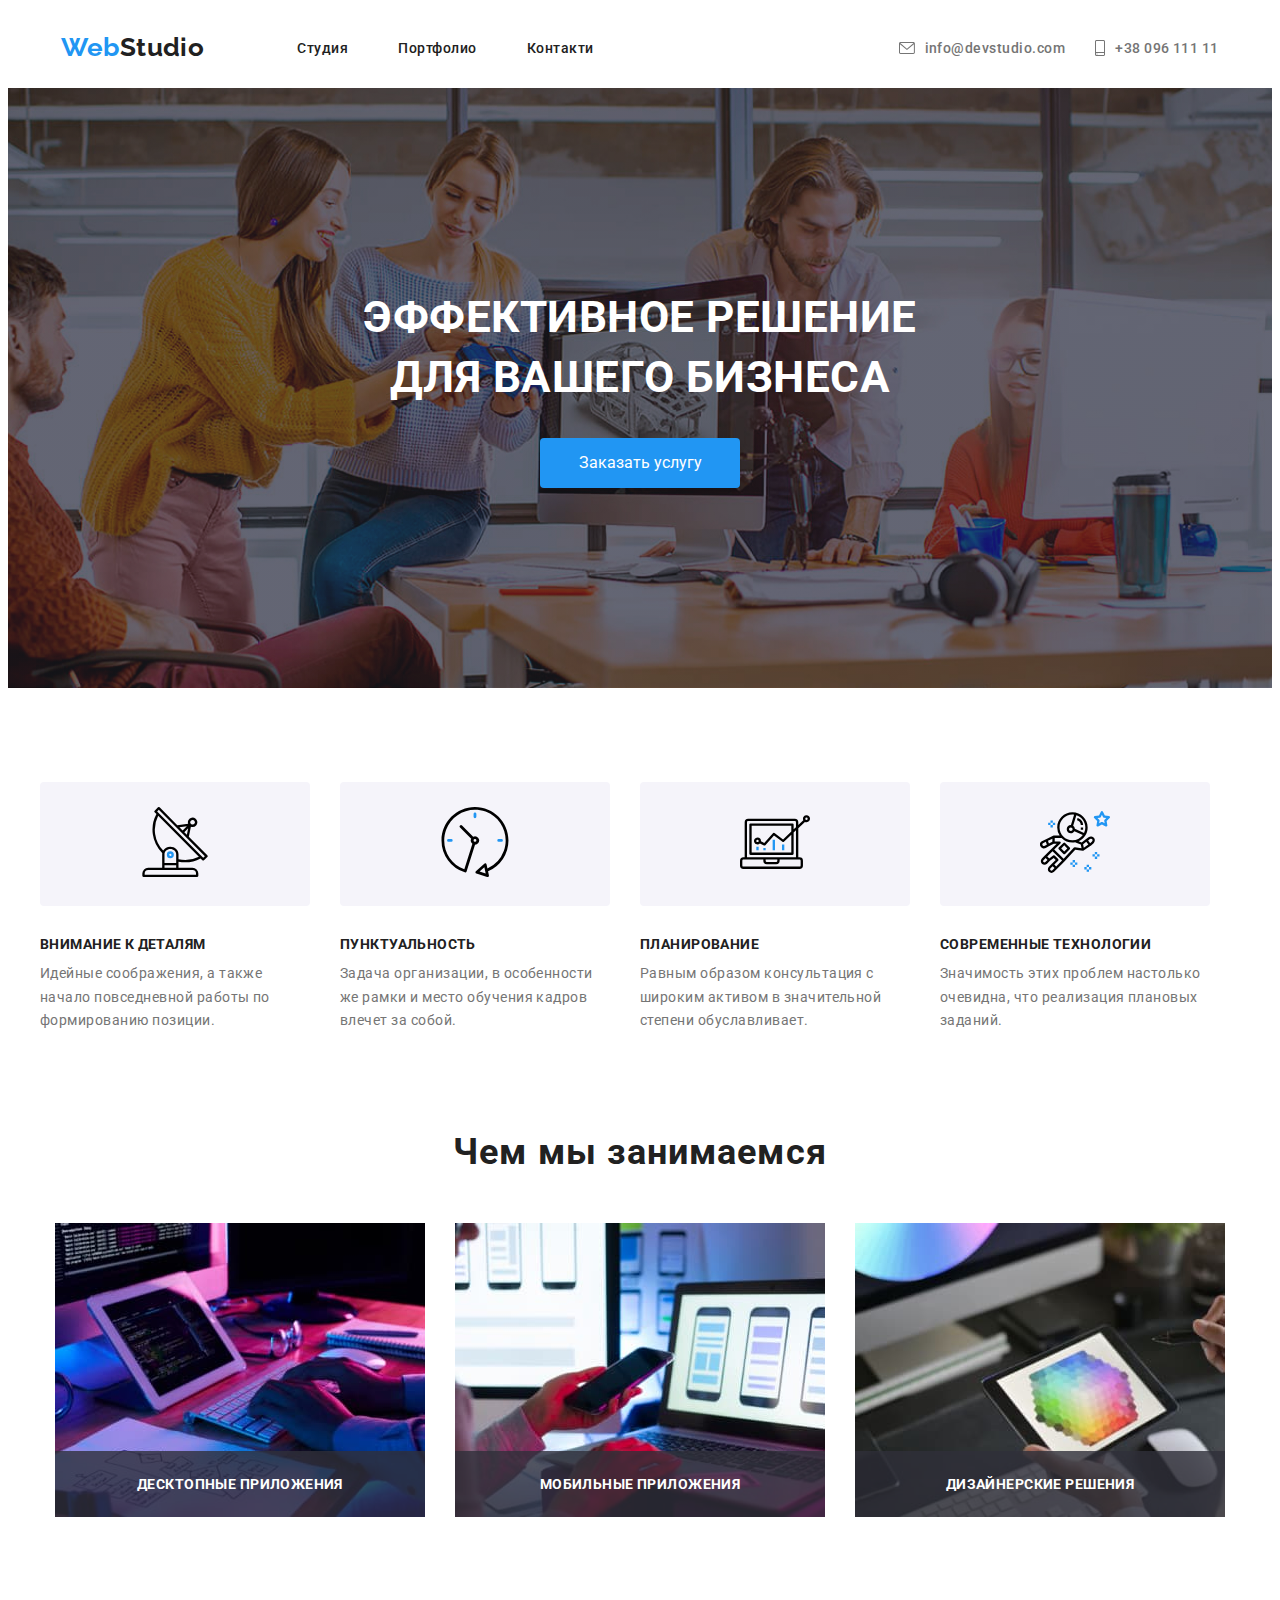
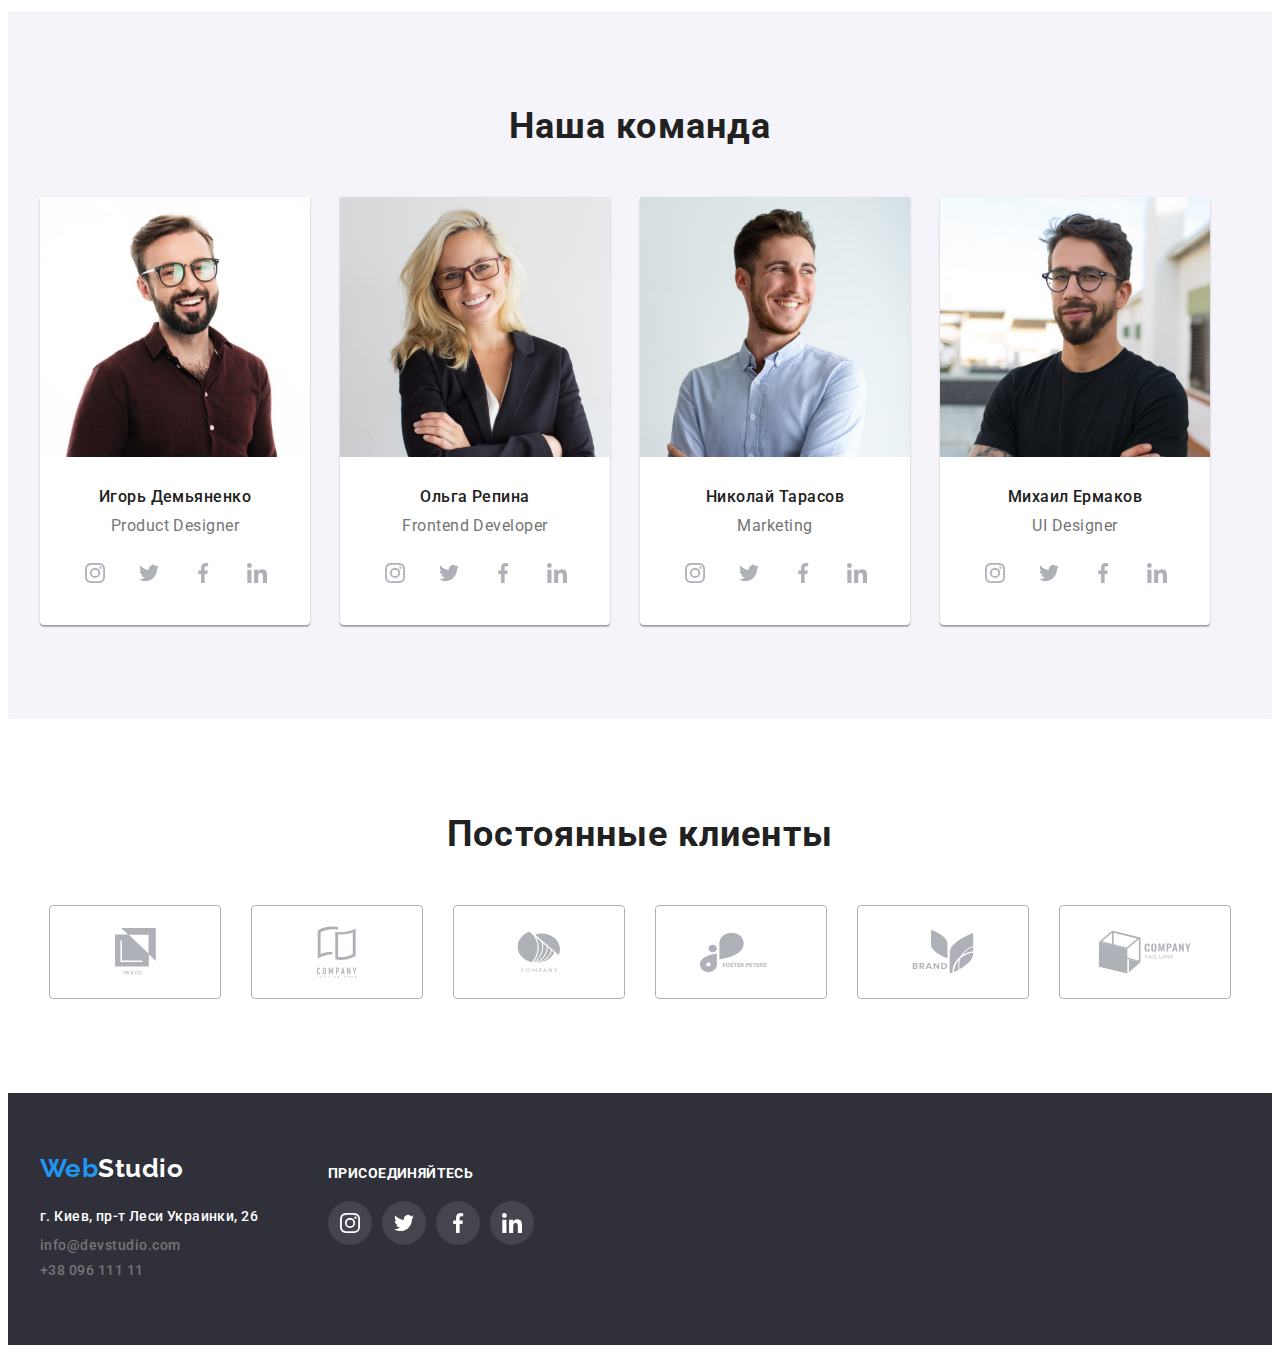
<file: index.html>
<!DOCTYPE html>
<html lang="ru">
    
<head>
    <meta charset="UTF-8">
    <meta http-equiv="X-UA-Compatible" content="IE=edge">
    <meta name="viewport" content="width=device-width, initial-scale=1.0">
    <link rel="preconnect" href="https://fonts.googleapis.com">
    <link rel="preconnect" href="https://fonts.gstatic.com" crossorigin>
    <link href="https://fonts.googleapis.com/css2?family=Raleway:wght@700&family=Roboto:wght@400;500;700;900&display=swap"
        rel="stylesheet">
    <link rel="stylesheet" href="https://cdnjs.cloudflare.com/ajax/libs/modern-normalize/1.1.0/modern-normalize.min.css"
        integrity="sha512-wpPYUAdjBVSE4KJnH1VR1HeZfpl1ub8YT/NKx4PuQ5NmX2tKuGu6U/JRp5y+Y8XG2tV+wKQpNHVUX03MfMFn9Q=="
        crossorigin="anonymous" referrerpolicy="no-referrer" />
    <link rel="stylesheet" href="./css/style.css">
    <title>WebStudio</title>
</head>

<body>
    
    <!-- шапка-->


<header class="header "> 
    <section class="navigation-section">
        <h2 class="not-see">Навігація</h2>
        <div class="container">
        <nav class=" navigation">
            <a href="./index.html " class="link link-logo logo-web">Web<span class="logo-header">Studio</span></a>
                <ul class="navigation-page">
                    <li class="navigation-item"> <a href="./index.html" class="link navigation-link" >Студия </a> </li>
                    <li class="navigation-item"> <a href="./portfolio.html" class="link navigation-link" > Портфолио</a>  </li>
                    <li class="navigation-item"> <a href="#" class="link navigation-link">Контакти</a> </li>
                </ul>
        
            <ul class="mail-tel">  
                <li class="navigation-contacts">
                   
                     <a href="mailto:ifo@devstudio.com" class="mail"><svg class="navigation-contacts-icon" width="16" height="12">
                        <use href="images/social/icon.svg#icon-mail"></use>
                    </svg>info@devstudio.com</a> </li> 
                <li class="navigation-contacts">
                    
                     <a href="tel:+380961111" class="tel "><svg width="10" height="16" class="navigation-contacts-icon" >
                        <use href="images/social/icon.svg#icon-smartphone"></use>
                    </svg>+38 096 111 11</a> </li>
            </ul>
        </nav>
        </div>
    </section>    
</header>
    
<!-- main-->
    
<main>
    <!--кнопка-->
<section class="hero " >
    <div class="container">
        <h1 class="home-title"> ЭФФЕКТИВНОЕ РЕШЕНИЕ <br> ДЛЯ ВАШЕГО БИЗНЕСА </h1>
        <button type="button" class="order-a-service" data-modal-open> Заказать услугу</button>
    </div>
</section>
<!-- Переваги-->
<section class="advantages ">
<div class="container">   
    <h2 class="not-see">Переваги</h2>

        <ul class="advantages-picture">
            <li class="advantages-picture-item">
                <div class="advantages-picture-icon">
                    <svg  width="70" height="70">
                        <use href="images/social/icon.svg#icon-antenna-1"></use>
                    </svg>
                </div>
            </li>
            <li class="advantages-picture-item" >
                <div class="advantages-picture-icon">
                    <svg width="70" height="70">
                        <use href="images/social/icon.svg#icon-clock-1"></use>
                    </svg>
                </div>
            </li>
            <li class="advantages-picture-item">
                <div class="advantages-picture-icon">
                    <svg width="70" height="70">
                        <use href="images/social/icon.svg#icon-diagram-1"></use>
                    </svg>
                </div>
            </li>
            <li class="advantages-picture-item">
                <div class="advantages-picture-icon">
                    <svg width="70" height="70">
                        <use href="images/social/icon.svg#icon-astronaut-1"></use>
                    </svg>
                </div>
            </li>
        </ul>

       <ul class="advantages-list">
            
               
            
           <li class="advantages-item">
              <h3 class="advantages-title"> Внимание к деталям</h3>  
              <p class="advantages-text">Идейные соображения, а также начало повседневной работы по формированию позиции.</p>
          </li>

           <li class="advantages-item">
              <h3 class="advantages-title">Пунктуальность</h3>
              <p class="advantages-text">Задача организации, в особенности же рамки и место обучения кадров влечет за собой.</p>
          </li>

           <li class="advantages-item">
               <h3 class="advantages-title">Планирование</h3>
               <p class="advantages-text">Равным образом консультация с широким активом в значительной степени обуславливает.</p>
           </li>

           <li class="advantages-item">
               <h3 class="advantages-title">Современные технологии</h3>
               <p class="advantages-text">Значимость этих проблем настолько очевидна, что реализация плановых заданий.</p>
           </li>
   
      </ul>
</div>     
</section>

<!--- Чим займаємось-->
<section class="our-work ">
    <div class="container our-work-box">
        <h2 class="title our-work-title">Чем мы занимаемся</h2>
         <ul class="our-work-list"> 
            <li class="our-work-item"><img src="./images/programer-working.jpg" alt="програміст працює" width="370" >
                <div class="our-work-box-foto-name">
                    <h3 class="our-work-foto-name">Десктопные приложения</h3>
                </div>
            </li>
            <li class="our-work-item">
                <img src="./images/smartphones.jpg" alt="працює на смартфоні" width="370"> 
                <div class="our-work-box-foto-name">
                    <h3 class="our-work-foto-name">Мобильные приложения</h3>
                </div>
            </li>
            <li class="our-work-item"><img src="./images/web-design.jpg" alt="веб дизайн" width="370"> 
                <div class="our-work-box-foto-name">
                    <h3 class="our-work-foto-name">Дизайнерские решения</h3>
                </div>
            </li>
        </ul>
    </div>
</section>
<!---Наша команда-->

<section class="our-team ">
<div class="container our-team-box ">   
    <h2 class="title our-team-tit">Наша команда</h2>
    
        <ul class="our-team-list">
           <li class="our-team-item"> 
                <img class="our-team-img" src="./images/photoigor.jpg" alt="Фото Ігоря" width="270" >  
            <div>    
                    <h3 class="our-team-title">Игорь Демьяненко</h3>
                    <p class="our-team-position">Product Designer</p>
                        <ul class="our-team-social-list">
                            <li class="our-team-social-item">
                                <a href="" 
                                class="our-team-social-link">
                                    <svg class="our-team-social-icon" width="20" height="20">
                                        <use href="./images/social/icon.svg#icon-instagram-2">
                                        </use>
                                    </svg>
                                </a>
                            </li>
                            <li class="our-team-social-item">
                                <a href="" 
                                class="our-team-social-link">
                                    <svg class="our-team-social-icon" width="20" height="20">
                                        <use href="./images/social/icon.svg#icon-twitter-1">
                                        </use>
                                    </svg>
                                </a>
                            </li>
                            <li class="our-team-social-item">
                                <a href="" 
                                class="our-team-social-link">
                                    <svg class="our-team-social-icon" width="20" height="20">
                                        <use href="./images/social/icon.svg#icon-facebook-1">
                                        </use>
                                    </svg>
                                </a>
                            </li>
                            <li class="our-team-social-item">
                                <a href="" 
                                class="our-team-social-link">
                                    <svg class="our-team-social-icon" width="20" height="20">
                                        <use href="./images/social/icon.svg#icon-linkedin-1">
                                        </use>
                                    </svg>
                                </a>
                            </li>
                        </ul>
            </div>
            </li>
           <li class="our-team-item">
                <img class="our-team-img" src="./images/photoolia.jpg" alt="Фото Олі" width="270">
            <div>    
                    <h3 class="our-team-title">Ольга Репина</h3>
                    <p class="our-team-position">Frontend Developer</p>
                        <ul class="our-team-social-list">
                            <li class="our-team-social-item">
                                <a href="" class="our-team-social-link">
                                    <svg class="our-team-social-icon" width="20" height="20">
                                        <use href="./images/social/icon.svg#icon-instagram-2">
                                        </use>
                                    </svg>
                                </a>
                            </li>
                            <li class="our-team-social-item">
                                <a href="" class="our-team-social-link">
                                    <svg class="our-team-social-icon" width="20" height="20">
                                        <use href="./images/social/icon.svg#icon-twitter-1">
                                        </use>
                                    </svg>
                                </a>
                            </li>
                            <li class="our-team-social-item">
                                <a href="" class="our-team-social-link">
                                    <svg class="our-team-social-icon" width="20" height="20">
                                        <use href="./images/social/icon.svg#icon-facebook-1">
                                        </use>
                                    </svg>
                                </a>
                            </li>
                            <li class="our-team-social-item">
                                <a href="" class="our-team-social-link">
                                    <svg class="our-team-social-icon" width="20" height="20">
                                        <use href="./images/social/icon.svg#icon-linkedin-1">
                                        </use>
                                    </svg>
                                </a>
                            </li>
                        </ul>
            </div>
            </li>

           <li class="our-team-item"> 
                <img class="our-team-img" src="./images/photonick(1).jpg" alt="Фото Миколи" width="270" >
            <div>   
                    <h3 class="our-team-title">Николай Тарасов</h3>
                    <p class="our-team-position">Marketing</p>
                        <ul class="our-team-social-list">
                            <li class="our-team-social-item">
                                <a href="" class="our-team-social-link">
                                    <svg class="our-team-social-icon" width="20" height="20">
                                        <use href="./images/social/icon.svg#icon-instagram-2">
                                        </use>
                                    </svg>
                                </a>
                            </li>
                            <li class="our-team-social-item">
                                <a href="" class="our-team-social-link">
                                    <svg class="our-team-social-icon" width="20" height="20">
                                        <use href="./images/social/icon.svg#icon-twitter-1">
                                        </use>
                                    </svg>
                                </a>
                            </li>
                            <li class="our-team-social-item">
                                <a href="" class="our-team-social-link">
                                    <svg class="our-team-social-icon" width="20" height="20">
                                        <use href="./images/social/icon.svg#icon-facebook-1">
                                        </use>
                                    </svg>
                                </a>
                            </li>
                            <li class="our-team-social-item">
                                <a href="" class="our-team-social-link">
                                    <svg class="our-team-social-icon" width="20" height="20">
                                        <use href="./images/social/icon.svg#icon-linkedin-1">
                                        </use>
                                    </svg>
                                </a>
                            </li>
                        </ul>
            </div>
            </li>
            <li class="our-team-item"> 
                <img class="our-team-img" src="./images/photomikh.jpg" alt="Фото Михайла" width="270">
            <div>   
                    <h3 class="our-team-title">Михаил Ермаков</h3>
                    <p class="our-team-position">UI Designer</p>
                        <ul class="our-team-social-list">
                            <li class="our-team-social-item">
                                <a href="" class="our-team-social-link">
                                    <svg class="our-team-social-icon" width="20" height="20">
                                        <use href="./images/social/icon.svg#icon-instagram-2">
                                        </use>
                                    </svg>
                                </a>
                            </li>
                            <li class="our-team-social-item">
                                <a href="" class="our-team-social-link">
                                    <svg class="our-team-social-icon" width="20" height="20">
                                        <use href="./images/social/icon.svg#icon-twitter-1">
                                        </use>
                                    </svg>
                                </a>
                            </li>
                            <li class="our-team-social-item">
                                <a href="" class="our-team-social-link">
                                    <svg class="our-team-social-icon" width="20" height="20">
                                        <use href="./images/social/icon.svg#icon-facebook-1">
                                        </use>
                                    </svg>
                                </a>
                            </li>
                            <li class="our-team-social-item">
                                <a href="" class="our-team-social-link">
                                    <svg class="our-team-social-icon" width="20" height="20">
                                        <use href="./images/social/icon.svg#icon-linkedin-1">
                                        </use>
                                    </svg>
                                </a>
                            </li>
                        </ul>
            </div>
           </li>
       </ul>
       
</div>       
</section>

<section class="client">
<div class="container">
        <h2 class="title client-title">Постоянные клиенты </h2>
            <ul class="client-list">
                <li class="client-item">
                    <a class="client-item-link" href="">
                        <svg class="client-icon" width="41" height="46.7" >
                            <use class="client-icon" href="images/social/icon.svg#icon-group-5" ></use>
                        </svg>  
                    </a>
                </li>
                <li class="client-item">
                    <a class="client-item-link" href="">
                        <svg class="client-icon" width="40" height="52">
                            <use href="images/social/icon.svg#icon-group-4"></use>
                        </svg>
                    </a>
                </li>
                <li class="client-item">
                    <a class="client-item-link" href="">
                        <svg class="client-icon" width="43.46" height="41.18">
                            <use href="images/social/icon.svg#icon-group-3"></use>
                        </svg>
                    </a>
                </li>
                <li class="client-item">
                    <a class="client-item-link" href="">
                        <svg class="client-icon" width="84.44" height="40.62">
                            <use  href="images/social/icon.svg#icon-group-2"></use>
                        </svg>
                    </a>
                </li>
                <li class="client-item">
                      <a class="client-item-link" href="">
                        <svg class="client-icon" width="62.54" height="45.43" >
                            <use  href="images/social/icon.svg#icon-group-1" ></use>
                        </svg>  
                    </a>
                </li>
                <li class="client-item">
                    <a class="client-item-link" href="">
                        <svg class="client-icon" width="93.79" height="43.93">
                            <use href="images/social/icon.svg#icon-group"></use>
                        </svg>
                    </a>
                </li>
            </ul>
</div>
</section>

</main>
<!---футер-->
<footer class="footer">
    <section class="section-footer" >
        <div class="container footer-container">
            <div class="footer-container-left">
            
        <a href="./index.html " class="link link-logo logo-footer">Web<span class="logo-footer">Studio</span></a>
                

        <address class="contact">
            <ul>
                <li class="adress-footer"> <a
                        href="https://www.google.com.ua/maps/place/%D0%B1%D1%83%D0%BB%D1%8C%D0%B2%D0%B0%D1%80+%D0%9B%D0%B5%D1%81%D1%96+%D0%A3%D0%BA%D1%80%D0%B0%D1%97%D0%BD%D0%BA%D0%B8,+26,+%D0%9A%D0%B8%D1%97%D0%B2,+02000/@50.4265841,30.5361971,17z/data=!3m1!4b1!4m5!3m4!1s0x40d4cf0e033ecbe9:0x57a4dffefec77da0!8m2!3d50.4265807!4d30.5383858"
                        class="link contact-link">г. Киев, пр-т Леси Украинки, 26 </a></li>
                <li class="mail-footer"> <a href="mailto:ifo@devstudio.com" class="mail ">info@devstudio.com</a></li>
                <li class="tel-footer"> <a href="tel:+380961111" class="tel ">+38 096 111 11</a> </li>
        
            </ul>
        </address> 
            </div>
        <div class="footer-container-right">
       <H3 class="title-footer"> присоединяйтесь</H3>
    <ul class="footer-social-list">
        <li class="footer-social-item">
            <a href="" class="footer-social-link">
                <svg class="footer-social-icon" width="20" height="20">
                    <use href="./images/social/icon.svg#icon-instagram-2">
                    </use>
                </svg>
            </a>
        </li>
        <li class="footer-social-item">
            <a href="" class="footer-social-link">
                <svg class="footer-social-icon" width="20" height="20">
                    <use href="./images/social/icon.svg#icon-twitter-1">
                    </use>
                </svg>
            </a>
        </li>
        <li class="footer-social-item">
            <a href="" class="footer-social-link">
                <svg class="footer-social-icon" width="20" height="20">
                    <use href="./images/social/icon.svg#icon-facebook-1">
                    </use>
                </svg>
            </a>
        </li>
        <li class="footer-social-item">
            <a href="" class="footer-social-link">
                <svg class="footer-social-icon" width="20" height="20">
                    <use href="./images/social/icon.svg#icon-linkedin-1">
                    </use>
                </svg>
            </a>
        </li>
    </ul>
    </div>
        </div>
    
        
    </section>    

</footer>
<div class="backdrop is-hidden" data-modal>
    <div class="modal">
        <div class="modal-close">
        <button class="modal-close-button" data-modal-close>
            <svg width="11" height="11">
                <use href="images/social/icon.svg#icon-close"></use>
            </svg>
        </button>
        </div>
    </div>
</div>
<script src="./js/modal.js"></script>
</body>

</html>
</file>
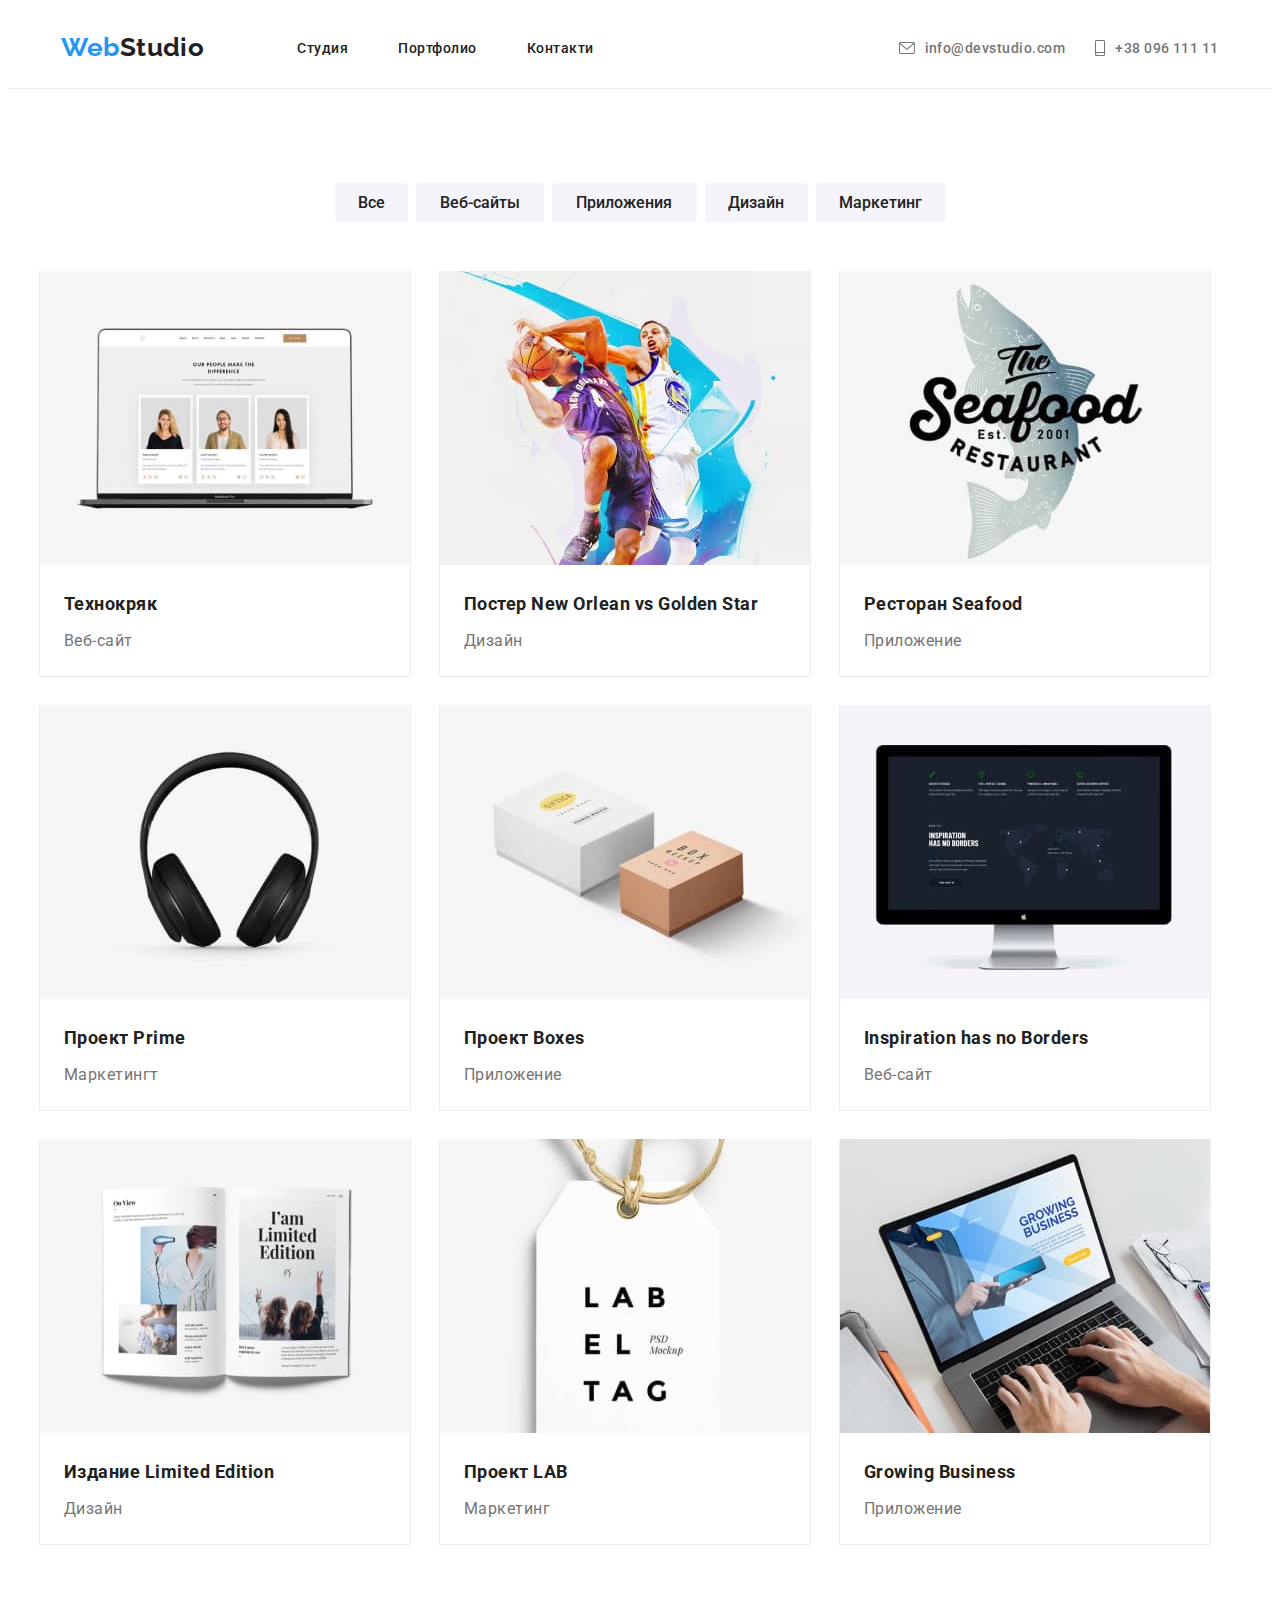
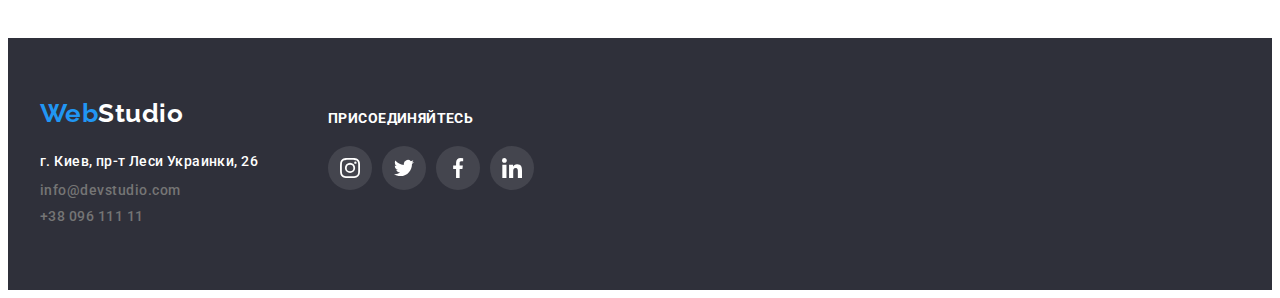
<file: portfolio.html>
<!DOCTYPE html>
<html lang="ru">
<head>
    <meta charset="UTF-8">
    <meta http-equiv="X-UA-Compatible" content="IE=edge">
    <meta name="viewport" content="width=device-width, initial-scale=1.0">
    <link rel="preconnect" href="https://fonts.googleapis.com">
    <link rel="preconnect" href="https://fonts.gstatic.com" crossorigin>
    <link href="https://fonts.googleapis.com/css2?family=Raleway:wght@700&family=Roboto:wght@400;500;700;900&display=swap"
        rel="stylesheet">
        <link rel="stylesheet" href="https://cdnjs.cloudflare.com/ajax/libs/modern-normalize/1.1.0/modern-normalize.min.css"
            integrity="sha512-wpPYUAdjBVSE4KJnH1VR1HeZfpl1ub8YT/NKx4PuQ5NmX2tKuGu6U/JRp5y+Y8XG2tV+wKQpNHVUX03MfMFn9Q=="
            crossorigin="anonymous" referrerpolicy="no-referrer" />
    <link rel="stylesheet" href="./css/style.css">
    <title>Portfolio</title>
</head>

<body>

<!-- шапка-->
  
<header class="header ">
    <section class=" navigation-section">
        <h2 class="not-see">Навігація</h2>
        <div class="container">
            <nav class=" navigation">
                <a href="./index.html " class="link link-logo logo-web">Web<span class="logo-header">Studio</span></a>
                <ul class="navigation-page">
                    <li class="navigation-item"> <a href="./index.html" class="link navigation-link">Студия </a> </li>
                    <li class="navigation-item"> <a href="./portfolio.html" class="link navigation-link"> Портфолио</a>
                    </li>
                    <li class="navigation-item"> <a href="#" class="link navigation-link">Контакти</a> </li>
                </ul>

                <ul class="mail-tel">
                    <li class="navigation-contacts">

                        <a href="mailto:ifo@devstudio.com" class="mail"><svg class="navigation-contacts-icon" width="16"
                                height="12">
                                <use href="images/social/icon.svg#icon-mail"></use>
                            </svg>info@devstudio.com</a>
                    </li>
                    <li class="navigation-contacts">

                        <a href="tel:+380961111" class="tel "><svg width="10" height="16"
                                class="navigation-contacts-icon">
                                <use href="images/social/icon.svg#icon-smartphone"></use>
                            </svg>+38 096 111 11</a>
                    </li>
                </ul>
            </nav>
        </div>
    </section>
</header>

<!---Main-->
<main class="line">

 <!---Види робіт-->

<section class="portfolio ">
    <div class="container portfolio-box">
     <h1 class="not-see">Портфоліо</h1>   
        <ul class="work-list">
            <li class="work-list-li all"><button type="button" class="work-list-button all">Все</button></li>
            <li class="work-list-li web-site"><button type="button" class="work-list-button web-site">Веб-сайты</button></li>
            <li class="work-list-li appendix"><button type="button" class="work-list-button appendix">Приложения</button></li>
            <li class="work-list-li design"><button type="button" class="work-list-button design">Дизайн</button></li>
            <li class="work-list-li marketing"><button type="button" class="work-list-button marketing">Маркетинг</button></li>
        </ul>

        <ul class="portfolio-galery">
            <li class="portfolio-galery-item">
                <div class="portfolio-overlay"> 
                    <img class="portfolio-img" src="./images/portfolio/website.jpg" alt="notebook" >
                        <div class="portfolio-overlay-text">
                            <p >
                               Технокряк это современная площадка распространения коронавируса. Компании используют эту платформу для цифрового
                               шпионажа и атак на защищённые сервера конкурентов.
                            </p>
                        </div>
                </div>  
                <h3 class="portfolio-work">Технокряк</h3>
                <p class="work-list-name">Веб-сайт</p>
            </li>
            <li class="portfolio-galery-item">
                <div class="portfolio-overlay">
                    <img class="portfolio-img" src="./images/portfolio/poster.jpg" alt="basketball">
                    <div class="portfolio-overlay-text">
                        <p>
                            Технокряк это современная площадка распространения коронавируса. Компании используют эту платформу для
                            цифрового
                            шпионажа и атак на защищённые сервера конкурентов.
                        </p>
                    </div>
                </div>
                
                <h3 class="portfolio-work">Постер New Orlean vs Golden Star</h3>
                <p class="work-list-name">Дизайн</p>
            </li>
            <li class="portfolio-galery-item">
                <div class="portfolio-overlay">
                    <img class="portfolio-img" src="./images/portfolio/restaurant.jpg" alt="restaurant">
                    <div class="portfolio-overlay-text">
                        <p>
                            Технокряк это современная площадка распространения коронавируса. Компании используют эту платформу для
                            цифрового
                            шпионажа и атак на защищённые сервера конкурентов.
                        </p>
                    </div>
                </div>
                
                <h3 class="portfolio-work">Ресторан Seafood</h3>
                <p class="work-list-name">Приложение</p>
            </li>
            <li class="portfolio-galery-item">
                <div class="portfolio-overlay">
                    <img class="portfolio-img" src="./images/portfolio/projectprime.jpg" alt="headphone">
                    <div class="portfolio-overlay-text">
                        <p>
                            Технокряк это современная площадка распространения коронавируса. Компании используют эту платформу для
                            цифрового
                            шпионажа и атак на защищённые сервера конкурентов.
                        </p>
                    </div>
                </div>
                
                <h3 class="portfolio-work">Проект Prime</h3>
                <p class="work-list-name">Маркетингт</p>
            </li>
            <li class="portfolio-galery-item">
                <div class="portfolio-overlay">
                    <img class="portfolio-img" src="./images/portfolio/projectboxes.jpg" alt="boxes">
                    <div class="portfolio-overlay-text">
                        <p>
                            Технокряк это современная площадка распространения коронавируса. Компании используют эту платформу для
                            цифрового
                            шпионажа и атак на защищённые сервера конкурентов.
                        </p>
                    </div>
                </div>
                
                <h3 class="portfolio-work">Проект Boxes</h3>
                <p class="work-list-name">Приложение</p>
            </li>
            <li class="portfolio-galery-item">
                <div class="portfolio-overlay">
                    <img class="portfolio-img" src="./images/portfolio/borders.jpg" alt="screen">
                    <div class="portfolio-overlay-text">
                        <p>
                            Технокряк это современная площадка распространения коронавируса. Компании используют эту платформу для
                            цифрового
                            шпионажа и атак на защищённые сервера конкурентов.
                        </p>
                    </div>
                </div>
                
                <h3 class="portfolio-work">Inspiration has no Borders</h3>
                <p class="work-list-name">Веб-сайт</p>
            </li>
            <li class="portfolio-galery-item">
                <div class="portfolio-overlay">
                    <img class="portfolio-img" src="./images/portfolio/edition.jpg" alt="magazine">
                    <div class="portfolio-overlay-text">
                        <p>
                            Технокряк это современная площадка распространения коронавируса. Компании используют эту платформу для
                            цифрового
                            шпионажа и атак на защищённые сервера конкурентов.
                        </p>
                    </div>
                </div>
                
                <h3 class="portfolio-work">Издание Limited Edition</h3>
                <p class="work-list-name">Дизайн</p>
            </li>
            <li class="portfolio-galery-item">
                <div class="portfolio-overlay">
                    <img class="portfolio-img" src="./images/portfolio/LAB.jpg" alt="lab">
                    <div class="portfolio-overlay-text">
                        <p>
                            Технокряк это современная площадка распространения коронавируса. Компании используют эту платформу для
                            цифрового
                            шпионажа и атак на защищённые сервера конкурентов.
                        </p>
                    </div>
                </div>
                
                <h3 class="portfolio-work">Проект LAB</h3>
                <p class="work-list-name">Маркетинг</p>
            </li>
            <li class="portfolio-galery-item">
                <div class="portfolio-overlay">
                    <img class="portfolio-img" src="./images/portfolio/busines.jpg" alt="work in notebook">
                    <div class="portfolio-overlay-text">
                        <p>
                            Технокряк это современная площадка распространения коронавируса. Компании используют эту платформу для
                            цифрового
                            шпионажа и атак на защищённые сервера конкурентов.
                        </p>
                    </div>
                </div>
                
                <h3 class="portfolio-work">Growing Business</h3>
                <p class="work-list-name">Приложение</p>
            </li>
        </ul>
    </div>    

</section>

</main>

<!---футер-->

<footer class="footer">
    <section class="section-footer">
        <div class="container footer-container">
            <div class="footer-container-left">

                <a href="./index.html " class="link link-logo logo-footer">Web<span
                        class="logo-footer">Studio</span></a>


                <address class="contact">
                    <ul>
                        <li class="adress-footer"> <a
                                href="https://www.google.com.ua/maps/place/%D0%B1%D1%83%D0%BB%D1%8C%D0%B2%D0%B0%D1%80+%D0%9B%D0%B5%D1%81%D1%96+%D0%A3%D0%BA%D1%80%D0%B0%D1%97%D0%BD%D0%BA%D0%B8,+26,+%D0%9A%D0%B8%D1%97%D0%B2,+02000/@50.4265841,30.5361971,17z/data=!3m1!4b1!4m5!3m4!1s0x40d4cf0e033ecbe9:0x57a4dffefec77da0!8m2!3d50.4265807!4d30.5383858"
                                class="link contact-link">г. Киев, пр-т Леси Украинки, 26 </a></li>
                        <li class="mail-footer"> <a href="mailto:ifo@devstudio.com" class="mail ">info@devstudio.com</a>
                        </li>
                        <li class="tel-footer"> <a href="tel:+380961111" class="tel ">+38 096 111 11</a> </li>

                    </ul>
                </address>
            </div>
            <div class="footer-container-right">
                <H3 class="title-footer"> присоединяйтесь</H3>
                <ul class="footer-social-list">
                    <li class="footer-social-item">
                        <a href="" class="footer-social-link">
                            <svg class="footer-social-icon" width="20" height="20">
                                <use href="./images/social/icon.svg#icon-instagram-2">
                                </use>
                            </svg>
                        </a>
                    </li>
                    <li class="footer-social-item">
                        <a href="" class="footer-social-link">
                            <svg class="footer-social-icon" width="20" height="20">
                                <use href="./images/social/icon.svg#icon-twitter-1">
                                </use>
                            </svg>
                        </a>
                    </li>
                    <li class="footer-social-item">
                        <a href="" class="footer-social-link">
                            <svg class="footer-social-icon" width="20" height="20">
                                <use href="./images/social/icon.svg#icon-facebook-1">
                                </use>
                            </svg>
                        </a>
                    </li>
                    <li class="footer-social-item">
                        <a href="" class="footer-social-link">
                            <svg class="footer-social-icon" width="20" height="20">
                                <use href="./images/social/icon.svg#icon-linkedin-1">
                                </use>
                            </svg>
                        </a>
                    </li>
                </ul>
            </div>
        </div>


    </section>

</footer>
</body>
</html>
</file>
<file: css/style.css>
:root {
  --foooter-color: #2f303a;
  --background-color: #e5e5e5;
  --title-text-color: #212121;
  --p-color: #757575;
}
p,
h1,
h2,
h3,
h4,
h5,
h6 {
  margin: 0;
}
ul {
  margin: 0;
  padding: 0;
}
body {
  font-family: "Roboto", sans-serif;
  color: #212121;
  font-size: 16px;
  letter-spacing: 0.03em;
  background-color: #ffffff;
}
.container {
  width: 1200px;
  padding-left: 15px;
  padding-right: 15px;
  margin-left: auto;
  margin-right: auto;
}

li {
  list-style-type: none;
}
img {
  display: block;
}

.link,
.mail,
.tel {
  text-decoration: none;

  transition-property: color;
  transition-duration: 250ms;
  transition-timing-function: cubic-bezier(0.4, 0, 0.2, 1);
}

.link {
  position: relative;
}

.link.navigation-link:hover::after {
  opacity: 1;
}
.link.navigation-link::after {
  content: "";
  position: absolute;
  width: 100%;
  height: 4px;

  border: 4px solid;
  color: #2196f3;
  border-radius: 2px;
  opacity: 0;
  bottom: 0;
  left: 0;
}
.link-logo {
  font-family: "Raleway", sans-serif;
}
.logo-header {
  color: #212121;
}
.logo-footer {
  color: #ffffff;
}
.header {
  background-color: #ffffff;
  margin-left: auto;
  margin-right: auto;
}

.navigation-contacts {
  display: flex;
  align-items: center;
}

.navigation-contacts-icon {
  margin-right: 10px;
}

/*hover and focus, кнопок і ссилок*/

.link:hover,
.mail:hover,
.tel:hover,
.link:focus,
.mail:focus,
.tel:focus {
  color: #2196f3;
}
.navigation-contacts-icon {
  transition-property: fill;
  transition-duration: 250ms;
  transition-timing-function: cubic-bezier(0.4, 0, 0.2, 1);
}

.mail:hover .navigation-contacts-icon,
.tel:hover .navigation-contacts-icon {
  fill: #2196f3;
}

button {
  transition-property: color, background-color;
  transition-duration: 250ms;
  transition-timing-function: cubic-bezier(0.4, 0, 0.2, 1);
}
button:focus,
button:hover {
  color: #ffffff;
  background-color: #2196f3;
}

.order-a-service {
  background-color: #2196f3;
  color: #ffffff;
  font-size: 16px;
  box-shadow: 0px 4px 4px rgba(0, 0, 0, 0.15);
  border-radius: 4px;
  width: 200px;
  height: 50px;
  border: none;
  margin: auto;
  display: block;
  justify-content: center;
}

.portfolio {
  margin-top: 94px;
  margin-bottom: 94px;
  margin-left: auto;
  margin-right: auto;
}

.work-list {
  display: flex;
  justify-content: center;
}
.work-list-button {
  background: #f5f4fa;
  border-radius: 4px;
  border: none;
  padding: 6px 22px;
}
.work-list-li {
  margin-right: 8px;
  background-color: #f5f4fa;
  border-radius: 4px;

  transition-property: box-shadow;
  transition-duration: 250ms;
  transition-timing-function: cubic-bezier(0.4, 0, 0.2, 1);
}
.work-list-li:last-child {
  margin-right: 0;
}
.work-list-li:hover {
  box-shadow: 0px 3px 1px rgba(0, 0, 0, 0.1), 0px 1px 2px rgba(0, 0, 0, 0.08),
    0px 2px 2px rgba(0, 0, 0, 0.12);
}
.all {
  width: 73px;
}
.web-site {
  width: 128px;
}
.appendix {
  width: 145px;
}
.design {
  width: 103px;
}
.marketing {
  width: 130px;
}
.order-a-service,
.work-list-button {
  cursor: pointer;
  font-family: "Roboto", sans-serif;
}
/*шапка*/

.link-logo {
  font-weight: bold;
  font-size: 26px;
  line-height: 1.2;
  color: #2196f3;
}
.navigation {
  display: flex;
  align-items: center;
  justify-content: center;
  margin: auto;
}
.navigation-page {
  display: flex;
  justify-content: center;
  align-items: center;
}
.navigation-page:last-child {
  margin-right: 305px;
}
.navigation-item {
  margin-right: 50px;
}
.navigation-item:last-child {
  margin-right: 305px;
}
.navigation-link {
  display: block;
  padding-top: 32px;
  padding-bottom: 32px;
  font-weight: 500;
  font-size: 14px;
  line-height: 1.15;
  color: #212121;
}
.mail-tel {
  display: flex;
}
.mail-tel .navigation-contacts + .navigation-contacts {
  margin-left: 30px;
}
.logo-web {
  margin-right: 93px;
}
.mail,
.tel {
  display: flex;
  justify-items: center;
  align-items: center;
  font-weight: 500;
  font-size: 14px;
  line-height: 1.15;
  color: var(--p-color);
  fill: var(--p-color);
}
.contact-link {
  font-weight: 500;
  font-size: 14px;
  line-height: 24px;
  letter-spacing: 0.03em;
  color: #ffffff;
}

/*HERO*/

.hero {
  max-width: 1600px;
  padding-top: 200px;
  padding-bottom: 200px;
  margin-left: auto;
  margin-right: auto;
  margin-bottom: 94px;
  background-image: linear-gradient(
      rgba(47, 48, 58, 0.4),
      rgba(47, 48, 58, 0.4)
    ),
    url(../images/people-work.jpg);
  background-repeat: no-repeat;
  background-position: center;
  background-size: cover;
}

/*переваги*/
.not-see {
  display: none;
}
.advantages {
  margin-bottom: 94px;
}
.advantages-picture {
  display: block;
  display: flex;
}
.advantages-picture-item {
  margin-right: 30px;
  margin-bottom: 30px;
  background-color: #f5f4fa;
  border-radius: 4px;
}
.advantages-picture-item:last-child {
  margin-right: 0;
}
.advantages-picture-icon {
  padding: 25px 100px;
}
.advantages-list {
  display: flex;
  height: 101px;
}
.advantages-item {
  margin-right: 30px;
}
.advantages-item:last-child {
  margin-right: 0;
}
.advantages-title {
  font-weight: bold;
  font-size: 14px;
  line-height: 1.15;
  color: var(--title-text-color);
  margin-bottom: 10px;
  letter-spacing: 0.03em;
  text-transform: uppercase;
}

.advantages-text {
  font-weight: normal;
  font-size: 14px;
  line-height: 1.7;
  color: var(--p-color);
  width: 270px;
}
.advantages,
.our-work {
  background-color: #ffff;
}
.our-work-list {
  display: flex;
  justify-content: center;
}
.our-work-item {
  margin-right: 30px;
  position: relative;
}
.our-work-item:last-child {
  margin-right: 0;
}
.our-team-list {
  display: flex;
  justify-content: center;
}

.our-team-item {
  margin-right: 30px;
  justify-content: center;
  box-shadow: 0px 1px 3px rgba(0, 0, 0, 0.12), 0px 1px 1px rgba(0, 0, 0, 0.14),
    0px 2px 1px rgba(0, 0, 0, 0.2);
  border-radius: 0px 0px 4px 4px;
  background-color: #ffffff;
}
.our-team-img {
  width: 270px;
  margin-bottom: 30px;
}
.our-team-title {
  margin-bottom: 10px;
  text-align: center;
}
.our-team-position {
  text-align: center;
}
.our-work-box-foto-name {
  position: absolute;
  bottom: 0;

  width: 100%;
}
.our-work-foto-name {
  width: 100%;
  font-weight: bold;
  font-size: 14px;
  line-height: 16px;
  text-align: center;
  letter-spacing: 0.03em;
  text-transform: uppercase;
  color: #ffffff;

  background-color: rgba(47, 48, 58, 0.8);
  padding-top: 25px;
  padding-bottom: 25px;
}
.home-title {
  font-weight: bold;
  font-size: 44px;
  line-height: 1.36;
  color: #ffffff;
  display: flex;
  justify-content: center;
  text-align: center;
  margin-bottom: 30px;
  text-transform: uppercase;
}
.title {
  margin-bottom: 50px;
  font-size: 36px;
  line-height: 42px;
  text-align: center;
  letter-spacing: 0.03em;
}
.our-work-title {
  font-size: 36px;
  line-height: 42px;
  text-align: center;
  letter-spacing: 0.03em;
}

.our-work {
  margin-left: auto;
  margin-right: auto;
  margin-bottom: 94px;
}

/* Наша команда*/
.our-team {
  margin-left: auto;
  margin-right: auto;
  background-color: rgba(245, 244, 250, 1);
  padding-top: 94px;
  padding-bottom: 94px;
  margin-bottom: 94px;
}
.our-team-tit {
  font-size: 36px;
  line-height: 42px;
  text-align: center;
  letter-spacing: 0.03em;
}
.our-team-title {
  font-weight: 500;
  font-size: 16px;
  line-height: 1.19;
  color: var(--title-text-color);
}
.our-team-position {
  font-weight: normal;
  font-size: 16px;
  line-height: 1.19;
  color: var(--p-color);
  margin-bottom: 16px;
}
.our-team-social-list {
  display: flex;
  justify-content: center;
  margin-bottom: 30px;
  padding-right: 30px;
  padding-left: 32px;
}
.our-team-social-item {
  margin-right: 10px;
}
.our-team-social-item:last-child {
  margin-right: 0;
}
.our-team-social-link {
  width: 44px;
  height: 44px;
  display: block;
  border-radius: 50%;
  display: flex;
  justify-content: center;
  align-items: center;

  transition-property: background-color;
  transition-duration: 250ms;
  transition-timing-function: cubic-bezier(0.4, 0, 0.2, 1);
}
.our-team-social-icon {
  fill: #afb1b8;

  transition-property: fill;
  transition-duration: 250ms;
  transition-timing-function: cubic-bezier(0.4, 0, 0.2, 1);
}

.our-team-social-link:hover {
  background-color: #2196f3;
}

.our-team-social-link:hover .our-team-social-icon {
  fill: #ffffff;
}
.client {
  margin-bottom: 94px;
}
.client-list {
  display: flex;
  justify-content: center;
  align-items: center;
}
.client-item {
  margin-right: 30px;
  border: 1px solid #afb1b8;
  border-radius: 4px;
}
.client-item:last-child {
  margin-right: 0;
}
.client-item-link {
  width: 170px;
  height: 92px;
  justify-content: center;
  align-items: center;
  display: flex;
  fill: var(--p-color);

  transition-property: fill, border, border-radius;
  transition-duration: 250ms;
  transition-timing-function: cubic-bezier(0.4, 0, 0.2, 1);
}
.client-item-link:hover {
  fill: #2196f3;
  border: 1px solid #2196f3;
  box-sizing: border-box;
  border-radius: 4px;
}
.client-item-link:hover .client-icon {
  fill: #2196f3;
}
.client-icon {
  fill: #afb1b8;

  transition-property: fill;
  transition-duration: 250ms;
  transition-timing-function: cubic-bezier(0.4, 0, 0.2, 1);
}

/* Портфоліо*/
.line {
  border-top: 1px solid #ececec;
}

.work-list-button {
  font-weight: 500;
  font-size: 16px;
  line-height: 1.7;
  color: #212121;
}
.portfolio-work {
  font-weight: bold;
  font-size: 18px;
  line-height: 2;
  color: var(--title-text-color);
}
.work-list {
  margin-bottom: 50px;
}
.work-list-name {
  font-weight: normal;
  font-size: 16px;
  line-height: 1.875;
  color: var(--p-color);
  width: 322px;
  margin-left: 24px;
  margin-right: 24px;
  margin-bottom: 20px;

  letter-spacing: 0.03em;
}
.portfolio-galery {
  display: flex;
  flex-wrap: wrap;
}
.portfolio-galery-item {
  cursor: pointer;
  background: #ffffff;
  outline: 1px solid #eeeeee;

  transition-property: box-shadow;
  transition-duration: 250ms;
  transition-timing-function: cubic-bezier(0.4, 0, 0.2, 1);
}
.portfolio-galery-item:hover {
  box-shadow: 0px 1px 1px rgba(0, 0, 0, 0.12), 0px 4px 4px rgba(0, 0, 0, 0.06),
    1px 4px 6px rgba(0, 0, 0, 0.16);
}

.portfolio-galery-item:not(:nth-child(3n)) {
  margin-right: 30px;
}
.portfolio-galery-item:not(:nth-last-child(-n + 3)) {
  margin-bottom: 30px;
}
/*.portfolio-img {
  margin-bottom: 20px;
}*/
.portfolio-overlay {
  position: relative;
  display: flex;

  overflow: hidden;

  margin-bottom: 20px;
  top: -1px;
}
.portfolio-overlay-text {
  font-weight: normal;
  font-size: 18px;
  line-height: 28px;
  letter-spacing: 0.03em;
  color: #ffffff;

  padding: 63px 24px;

  position: absolute;
  top: 0;
  left: 0;
  width: 100%;
  height: 100%;
  background-color: rgba(33, 150, 243, 0.9);

  transform: translateY(100%);
  transition-duration: 250ms;
  transition-timing-function: cubic-bezier(0.4, 0, 0.2, 1);
}
.portfolio-galery-item:hover .portfolio-overlay-text {
  transform: translate(0%);
}

.portfolio-work {
  margin-bottom: 4px;
  width: 322px;
  margin-right: 24px;
  margin-left: 24px;
}
/*PIDVAL*/
.title-footer {
  font-size: 14px;
  line-height: 16px;
  letter-spacing: 0.03em;
  text-transform: uppercase;
  color: #ffffff;
  margin-bottom: 20px;
}
.contact {
  font-style: normal;
}
.footer-container-left {
  margin-right: 70px;
  margin-top: 60px;
  margin-bottom: 60px;
}
.footer-container-right {
  margin-top: 72px;
  margin-bottom: 100px;
}

.footer {
  background-color: var(--foooter-color);
  margin-left: auto;
  margin-right: auto;
}
.footer-social-list {
  display: flex;
}
.footer-social-item {
  margin-right: 10px;
}
.footer-social-link {
  display: flex;
  justify-content: center;
  align-items: center;
  width: 44px;
  height: 44px;
  border-radius: 50%;
  background-color: rgba(255, 255, 255, 0.1);

  transition-property: background-color;
  transition-duration: 250ms;
  transition-timing-function: cubic-bezier(0.4, 0, 0.2, 1);
}
.footer-social-link:hover {
  background-color: #2196f3;
}
.footer-social-icon {
  fill: #ffffff;
}

.footer-container {
  display: flex;
}

.adress-footer {
  margin-top: 20px;
}
.adress-footer,
.mail-footer {
  margin-bottom: 9px;
}
.backdrop {
  position: fixed;
  top: 0;
  left: 0;

  width: 100%;
  height: 100%;

  background-color: rgba(0, 0, 0, 0.2);
}
.backdrop.is-hidden {
  opacity: 0;
  pointer-events: none;
}

.modal {
  position: absolute;
  top: 50%;
  left: 50%;
  transform: translate(-50%, -50%);

  width: 528px;
  height: 581px;

  background-color: rgba(245, 244, 250);
}
.modal-close {
  position: absolute;
  right: 8px;
  top: 8px;
}
.modal-close-button {
  width: 30px;
  height: 30px;
  border: 1px solid rgba(0, 0, 0, 0.1);
  border-radius: 50%;
}
</file>
